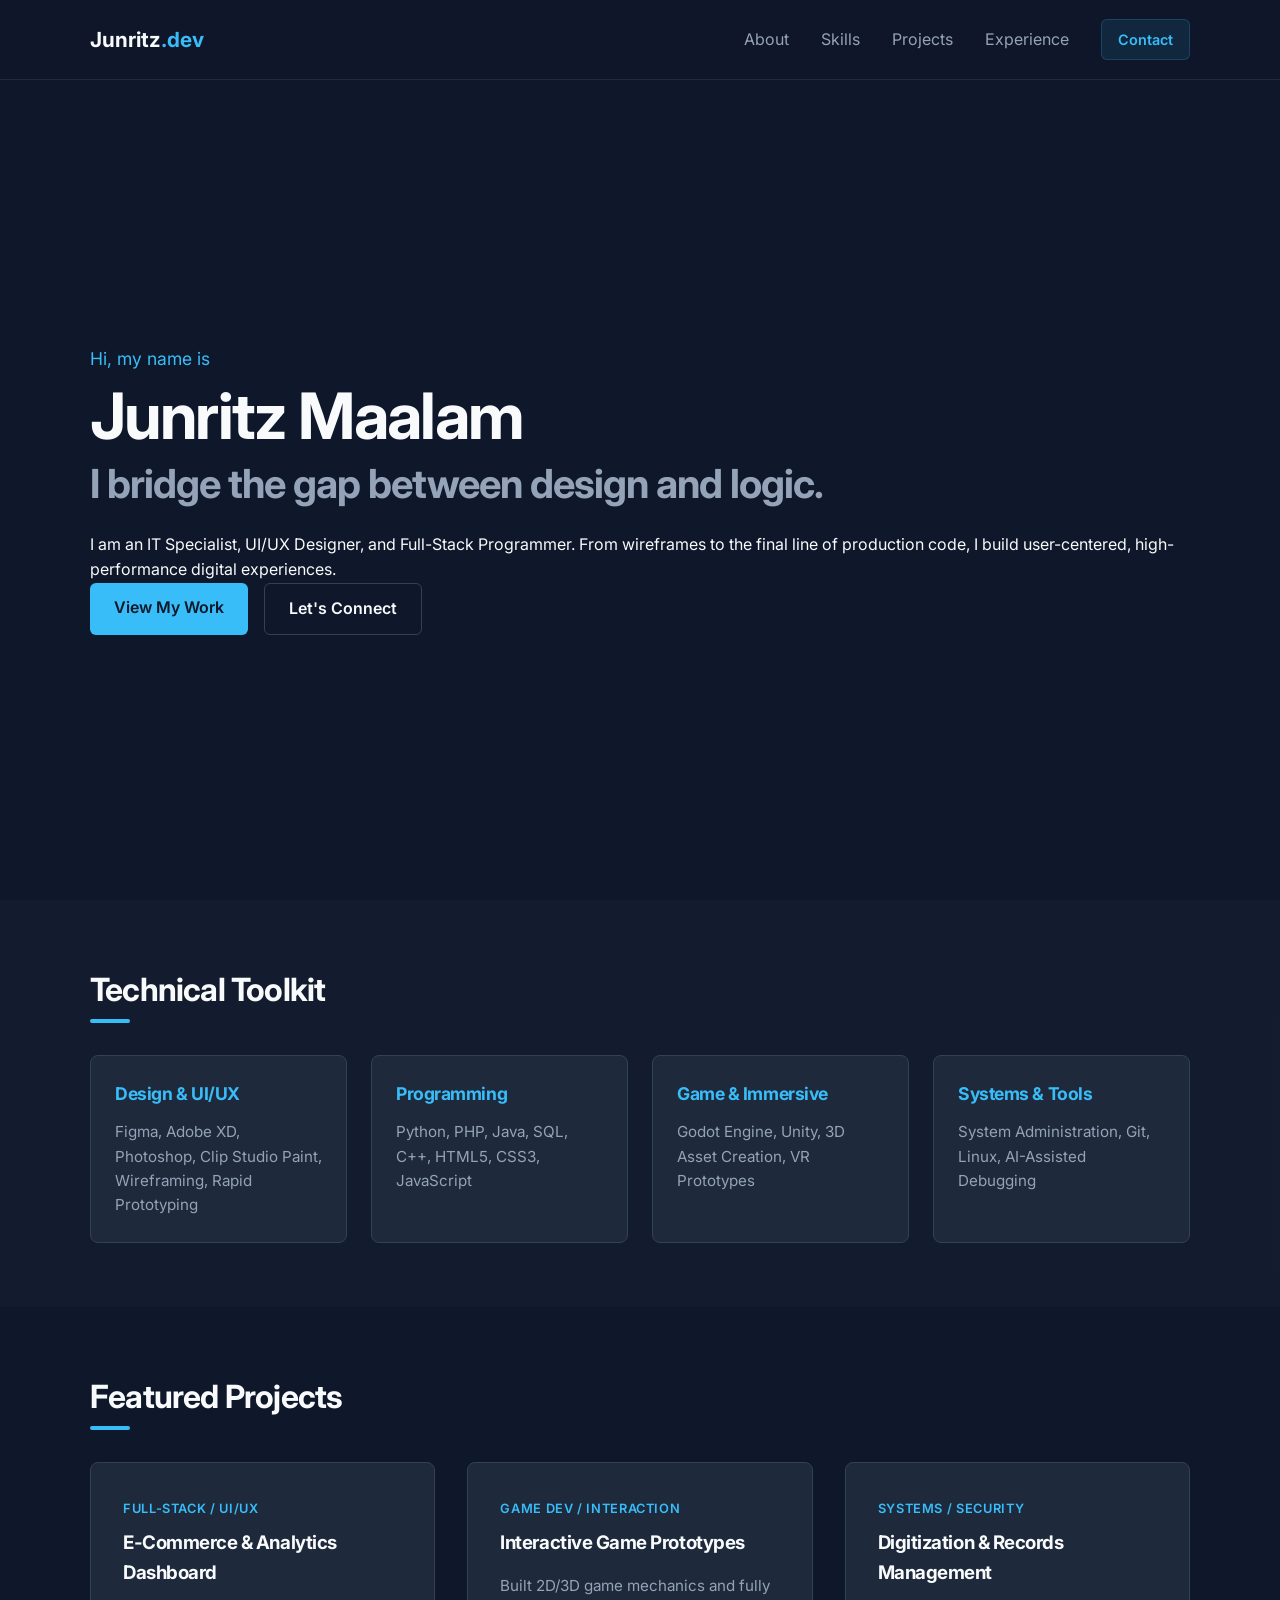
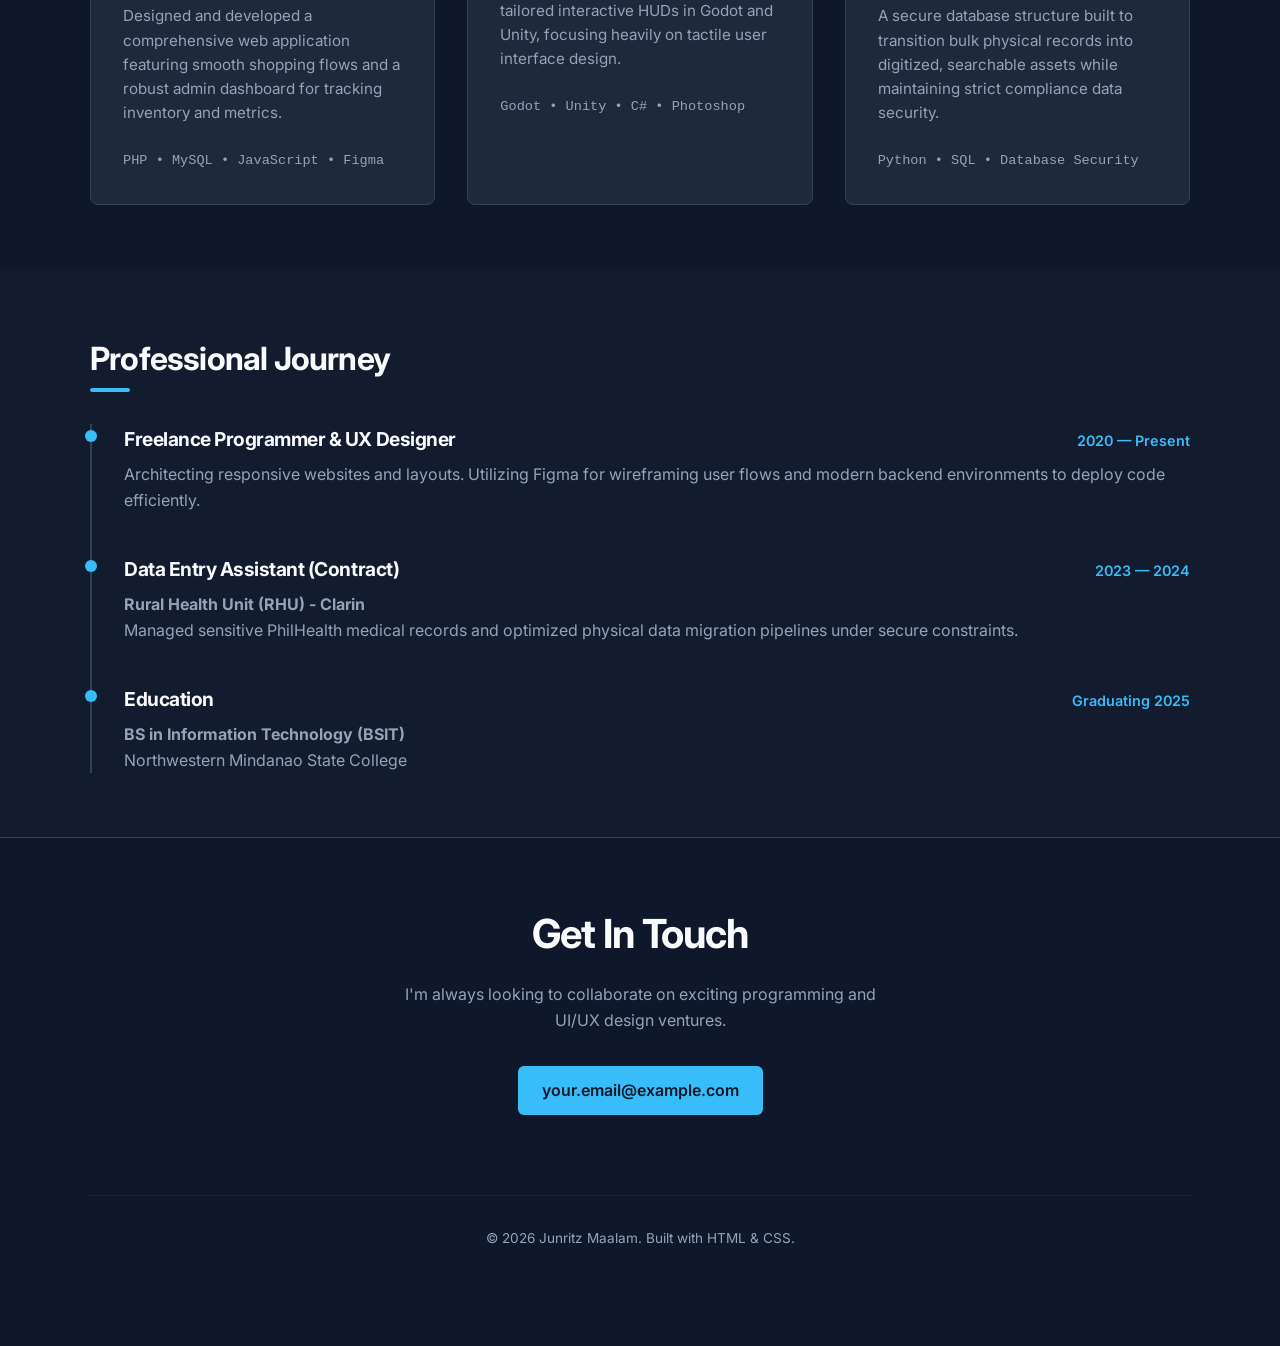
<file: Home/Index.html>
<!DOCTYPE html>
<html lang="en">
<head>
    <meta charset="UTF-8">
    <meta name="viewport" content="width=device-width, initial-scale=1.0">
    <title>Junritz Maalam | Portfolio</title>
    <link rel="stylesheet" href="style.css">
    <!-- Google Fonts for modern typography -->
    <link rel="preconnect" href="https://fonts.googleapis.com">
    <link rel="preconnect" href="https://fonts.gstatic.com" crossorigin>
    <link href="https://fonts.googleapis.com/css2?family=Inter:wght@300;400;600;700&display=swap" rel="stylesheet">
</head>
<body>

    <!-- Header / Navigation -->
    <header>
        <div class="container nav-container">
            <div class="logo">Junritz<span>.dev</span></div>
            <nav>
                <ul>
                    <li><a href="#about">About</a></li>
                    <li><a href="#skills">Skills</a></li>
                    <li><a href="#projects">Projects</a></li>
                    <li><a href="#experience">Experience</a></li>
                    <li><a href="#contact" class="btn-sm">Contact</a></li>
                </ul>
            </nav>
        </div>
    </header>

    <!-- Hero Section -->
    <section id="about" class="hero">
        <div class="container hero-content">
            <p class="subtitle">Hi, my name is</p>
            <h1>Junritz Maalam</h1>
            <h2>I bridge the gap between design and logic.</h2>
            <p class="bio">
                I am an IT Specialist, UI/UX Designer, and Full-Stack Programmer. From wireframes to the final line of production code, I build user-centered, high-performance digital experiences.
            </p>
            <div class="hero-buttons">
                <a href="#projects" class="btn-primary">View My Work</a>
                <a href="#contact" class="btn-secondary">Let's Connect</a>
            </div>
        </div>
    </section>

    <!-- Skills Section -->
    <section id="skills" class="skills-section">
        <div class="container">
            <h3 class="section-title">Technical Toolkit</h3>
            <div class="skills-grid">
                <div class="skill-card">
                    <h4>Design & UI/UX</h4>
                    <p>Figma, Adobe XD, Photoshop, Clip Studio Paint, Wireframing, Rapid Prototyping</p>
                </div>
                <div class="skill-card">
                    <h4>Programming</h4>
                    <p>Python, PHP, Java, SQL, C++, HTML5, CSS3, JavaScript</p>
                </div>
                <div class="skill-card">
                    <h4>Game & Immersive</h4>
                    <p>Godot Engine, Unity, 3D Asset Creation, VR Prototypes</p>
                </div>
                <div class="skill-card">
                    <h4>Systems & Tools</h4>
                    <p>System Administration, Git, Linux, AI-Assisted Debugging</p>
                </div>
            </div>
        </div>
    </section>

    <!-- Projects Section -->
    <section id="projects" class="projects-section">
        <div class="container">
            <h3 class="section-title">Featured Projects</h3>
            <div class="projects-grid">
                
                <!-- Project 1 -->
                <div class="project-card">
                    <div class="project-info">
                        <span class="project-tag">Full-Stack / UI/UX</span>
                        <h3>E-Commerce & Analytics Dashboard</h3>
                        <p>Designed and developed a comprehensive web application featuring smooth shopping flows and a robust admin dashboard for tracking inventory and metrics.</p>
                        <p class="tech-used">PHP &bull; MySQL &bull; JavaScript &bull; Figma</p>
                    </div>
                </div>

                <!-- Project 2 -->
                <div class="project-card">
                    <div class="project-info">
                        <span class="project-tag">Game Dev / Interaction</span>
                        <h3>Interactive Game Prototypes</h3>
                        <p>Built 2D/3D game mechanics and fully tailored interactive HUDs in Godot and Unity, focusing heavily on tactile user interface design.</p>
                        <p class="tech-used">Godot &bull; Unity &bull; C# &bull; Photoshop</p>
                    </div>
                </div>

                <!-- Project 3 -->
                <div class="project-card">
                    <div class="project-info">
                        <span class="project-tag">Systems / Security</span>
                        <h3>Digitization & Records Management</h3>
                        <p>A secure database structure built to transition bulk physical records into digitized, searchable assets while maintaining strict compliance data security.</p>
                        <p class="tech-used">Python &bull; SQL &bull; Database Security</p>
                    </div>
                </div>

            </div>
        </div>
    </section>

    <!-- Experience Section -->
    <section id="experience" class="exp-section">
        <div class="container">
            <h3 class="section-title">Professional Journey</h3>
            <div class="timeline">
                
                <div class="timeline-item">
                    <div class="time-meta">
                        <h4>Freelance Programmer & UX Designer</h4>
                        <span class="date">2020 — Present</span>
                    </div>
                    <p>Architecting responsive websites and layouts. Utilizing Figma for wireframing user flows and modern backend environments to deploy code efficiently.</p>
                </div>

                <div class="timeline-item">
                    <div class="time-meta">
                        <h4>Data Entry Assistant (Contract)</h4>
                        <span class="date">2023 — 2024</span>
                    </div>
                    <p><strong>Rural Health Unit (RHU) - Clarin</strong></p>
                    <p>Managed sensitive PhilHealth medical records and optimized physical data migration pipelines under secure constraints.</p>
                </div>

                <div class="timeline-item">
                    <div class="time-meta">
                        <h4>Education</h4>
                        <span class="date">Graduating 2025</span>
                    </div>
                    <p><strong>BS in Information Technology (BSIT)</strong><br>Northwestern Mindanao State College</p>
                </div>

            </div>
        </div>
    </section>

    <!-- Contact Footer -->
    <footer id="contact">
        <div class="container footer-content">
            <h3>Get In Touch</h3>
            <p>I'm always looking to collaborate on exciting programming and UI/UX design ventures.</p>
            <a href="mailto:your.email@example.com" class="btn-primary">your.email@example.com</a>
            
            <div class="footer-bottom">
                <p>&copy; 2026 Junritz Maalam. Built with HTML & CSS.</p>
            </div>
        </div>
    </footer>

</body>
</html>
</file>
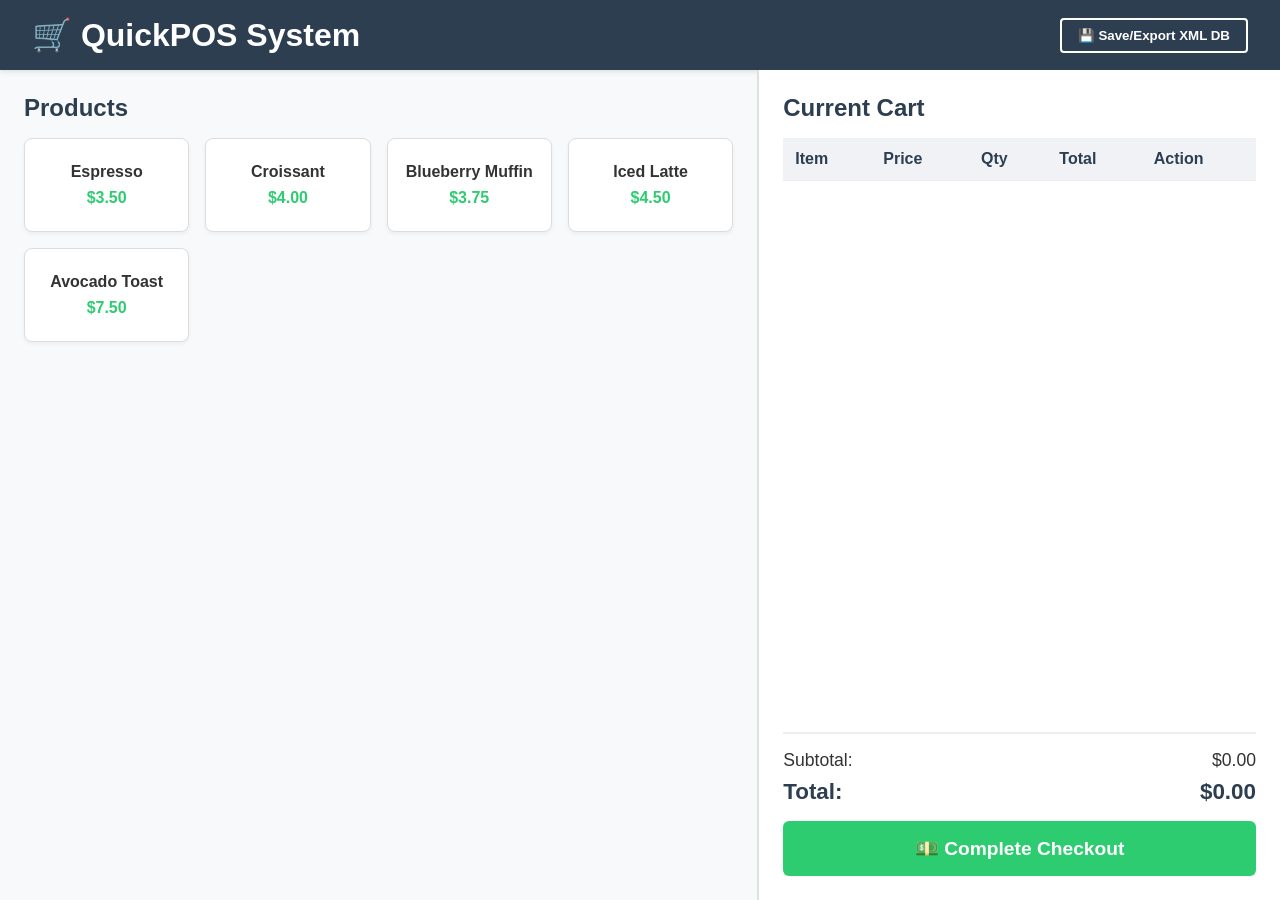
<file: POS/Index.html>
<!DOCTYPE html>
<html lang="en">
<head>
    <meta charset="UTF-8">
    <meta name="viewport" content="width=device-width, initial-scale=1.0">
    <title>Web POS System</title>
    <link rel="stylesheet" href="style.css">
</head>
<body>

    <header>
        <h1>🛒 QuickPOS System</h1>
        <button id="export-btn" onclick="exportXML()">💾 Save/Export XML DB</button>
    </header>

    <div class="pos-container">
        <section class="products-section">
            <h2>Products</h2>
            <div id="products-grid" class="products-grid">
                </div>
        </section>

        <section class="cart-section">
            <h2>Current Cart</h2>
            <div class="cart-table-wrapper">
                <table>
                    <thead>
                        <tr>
                            <th>Item</th>
                            <th>Price</th>
                            <th>Qty</th>
                            <th>Total</th>
                            <th>Action</th>
                        </tr>
                    </thead>
                    <tbody id="cart-items">
                        </tbody>
                </table>
            </div>

            <div class="cart-summary">
                <div class="summary-row">
                    <span>Subtotal:</span>
                    <span id="subtotal">$0.00</span>
                </div>
                <div class="summary-row total">
                    <span>Total:</span>
                    <span id="total">$0.00</span>
                </div>
                <button class="checkout-btn" onclick="checkout()">💵 Complete Checkout</button>
            </div>
        </section>
    </div>

    <script>
        // Inline XML database configuration (Initial State)
        const initialXmlData = `<?xml version="1.0" encoding="UTF-8"?>
<database>
    <products>
        <product>
            <id>101</id>
            <name>Espresso</name>
            <price>3.50</price>
            <category>Beverages</category>
        </product>
        <product>
            <id>102</id>
            <name>Croissant</name>
            <price>4.00</price>
            <category>Bakery</category>
        </product>
        <product>
            <id>103</id>
            <name>Blueberry Muffin</name>
            <price>3.75</price>
            <category>Bakery</category>
        </product>
        <product>
            <id>104</id>
            <name>Iced Latte</name>
            <price>4.50</price>
            <category>Beverages</category>
        </product>
        <product>
            <id>105</id>
            <name>Avocado Toast</name>
            <price>7.50</price>
            <category>Food</category>
        </product>
    </products>
</database>`;

        let xmlDoc;
        let cart = [];

        // Initialize POS and Load XML Data
        window.onload = function() {
            const parser = new DOMParser();
            xmlDoc = parser.parseFromString(initialXmlData, "text/xml");
            loadProducts();
        };

        // Render products from XML to the Grid
        function loadProducts() {
            const productsGrid = document.getElementById('products-grid');
            productsGrid.innerHTML = '';
            
            const products = xmlDoc.getElementsByTagName('product');
            
            for (let i = 0; i < products.length; i++) {
                const id = products[i].getElementsByTagName('id')[0].textContent;
                const name = products[i].getElementsByTagName('name')[0].textContent;
                const price = parseFloat(products[i].getElementsByTagName('price')[0].textContent);
                
                const productCard = document.createElement('div');
                productCard.className = 'product-card';
                productCard.onclick = () => addToCart(id, name, price);
                productCard.innerHTML = `
                    <h3>${name}</h3>
                    <p class="price">$${price.toFixed(2)}</p>
                `;
                productsGrid.appendChild(productCard);
            }
        }

        // Add item to Cart logic
        function addToCart(id, name, price) {
            const existingItem = cart.find(item => item.id === id);
            if (existingItem) {
                existingItem.quantity += 1;
            } else {
                cart.push({ id, name, price, quantity: 1 });
            }
            updateCartUI();
        }

        // Remove item from cart
        function removeFromCart(id) {
            cart = cart.filter(item => item.id !== id);
            updateCartUI();
        }

        // Update UI displays for cart and totals
        function updateCartUI() {
            const cartItemsContainer = document.getElementById('cart-items');
            cartItemsContainer.innerHTML = '';
            let subtotal = 0;

            cart.forEach(item => {
                const itemTotal = item.price * item.quantity;
                subtotal += itemTotal;

                const row = document.createElement('tr');
                row.innerHTML = `
                    <td>${item.name}</td>
                    <td>$${item.price.toFixed(2)}</td>
                    <td>${item.quantity}</td>
                    <td>$${itemTotal.toFixed(2)}</td>
                    <td><button class="delete-btn" onclick="removeFromCart('${item.id}')">❌</button></td>
                `;
                cartItemsContainer.appendChild(row);
            });

            document.getElementById('subtotal').textContent = `$${subtotal.toFixed(2)}`;
            document.getElementById('total').textContent = `$${subtotal.toFixed(2)}`;
        }

        // Handle checkout mock action
        function checkout() {
            if (cart.length === 0) {
                alert("Cart is empty!");
                return;
            }
            alert("🎯 Sale completed successfully!");
            cart = [];
            updateCartUI();
        }

        // Export/Download the current XML file structure
        function exportXML() {
            const serializer = new XMLSerializer();
            const xmlStr = serializer.serializeToString(xmlDoc);
            const blob = new Blob([xmlStr], { type: "text/xml" });
            const link = document.createElement("a");
            link.href = URL.createObjectURL(blob);
            link.download = "database.xml";
            link.click();
        }
    </script>
</body>
</html>
</file>
<file: Home/style.css>
/* --- Global Resets & Variables --- */
:root {
    --bg-color: #0f172a;
    --card-bg: #1e293b;
    --accent-color: #38bdf8;
    --accent-hover: #0ea5e9;
    --text-main: #f8fafc;
    --text-muted: #94a3b8;
    --border-color: #334155;
    --max-width: 1100px;
}

* {
    margin: 0;
    padding: 0;
    box-sizing: border-box;
}

html {
    scroll-behavior: smooth;
}

body {
    font-family: 'Inter', sans-serif;
    background-color: var(--bg-color);
    color: var(--text-main);
    line-height: 1.6;
}

.container {
    width: 90%;
    max-width: var(--max-width);
    margin: 0 auto;
    padding: 4rem 0;
}

/* --- Typography Helpers --- */
h1, h2, h3, h4 {
    font-weight: 700;
    letter-spacing: -0.025em;
}

.section-title {
    font-size: 2rem;
    margin-bottom: 2.5rem;
    position: relative;
    display: inline-block;
}

.section-title::after {
    content: '';
    position: absolute;
    left: 0;
    bottom: -8px;
    width: 40px;
    height: 4px;
    background-color: var(--accent-color);
    border-radius: 2px;
}

/* --- Buttons --- */
.btn-primary, .btn-secondary, .btn-sm {
    display: inline-block;
    text-decoration: none;
    padding: 0.75rem 1.5rem;
    border-radius: 6px;
    font-weight: 600;
    transition: all 0.2s ease;
    cursor: pointer;
}

.btn-primary {
    background-color: var(--accent-color);
    color: var(--bg-color);
}

.btn-primary:hover {
    background-color: var(--accent-hover);
    transform: translateY(-2px);
}

.btn-secondary {
    background-color: transparent;
    color: var(--text-main);
    border: 1px solid var(--border-color);
}

.btn-secondary:hover {
    background-color: rgba(255, 255, 255, 0.05);
    border-color: var(--text-muted);
}

.btn-sm {
    padding: 0.5rem 1rem;
    background-color: rgba(56, 189, 248, 0.1);
    color: var(--accent-color);
    border: 1px solid rgba(56, 189, 248, 0.2);
    font-size: 0.9rem;
}

.btn-sm:hover {
    background-color: var(--accent-color);
    color: var(--bg-color);
}

/* --- Navigation --- */
header {
    background-color: rgba(15, 23, 42, 0.8);
    backdrop-filter: blur(12px);
    position: fixed;
    top: 0;
    width: 100%;
    z-index: 1000;
    border-bottom: 1px solid rgba(51, 65, 85, 0.5);
}

.nav-container {
    padding: 1.2rem 0;
    display: flex;
    justify-content: space-between;
    align-items: center;
}

.logo {
    font-weight: 700;
    font-size: 1.3rem;
}

.logo span {
    color: var(--accent-color);
}

nav ul {
    display: flex;
    list-style: none;
    gap: 2rem;
    align-items: center;
}

nav ul a {
    text-decoration: none;
    color: var(--text-muted);
    font-weight: 400;
    transition: color 0.2s ease;
}

nav ul a:hover {
    color: var(--text-main);
}

/* --- Hero Section --- */
.hero {
    min-height: 100vh;
    display: flex;
    align-items: center;
    padding-top: 80px;
}

.hero-content .subtitle {
    color: var(--accent-color);
    font-size: 1.1rem;
    margin-bottom: 0.5rem;
}

.hero-content h1 {
    font-size: 4rem;
    line-height: 1.1;
    margin-bottom: 0.5rem;
}

.hero-content h2 {
    font-size: 2.5rem;
    color: var(--text-muted);
    line-height: 1.2;
    margin-bottom: 1.5rem;
}

.hero-content class .bio {
    max-width: 600px;
    font-size: 1.1rem;
    color: var(--text-muted);
    margin-bottom: 2.5rem;
}

.hero-buttons {
    display: flex;
    gap: 1rem;
}

/* --- Skills Section --- */
.skills-section {
    background-color: rgba(30, 41, 59, 0.3);
}

.skills-grid {
    display: grid;
    grid-template-columns: repeat(auto-fit, minmax(220px, 1fr));
    gap: 1.5rem;
}

.skill-card {
    background-color: var(--card-bg);
    border: 1px solid var(--border-color);
    padding: 1.5rem;
    border-radius: 8px;
}

.skill-card h4 {
    color: var(--accent-color);
    margin-bottom: 0.75rem;
    font-size: 1.1rem;
}

.skill-card p {
    color: var(--text-muted);
    font-size: 0.95rem;
}

/* --- Projects Section --- */
.projects-grid {
    display: grid;
    grid-template-columns: repeat(auto-fit, minmax(300px, 1fr));
    gap: 2rem;
}

.project-card {
    background-color: var(--card-bg);
    border: 1px solid var(--border-color);
    border-radius: 8px;
    overflow: hidden;
    display: flex;
    flex-direction: column;
    transition: transform 0.2s ease, border-color 0.2s ease;
}

.project-card:hover {
    transform: translateY(-4px);
    border-color: var(--accent-color);
}

.project-info {
    padding: 2rem;
}

.project-tag {
    font-size: 0.8rem;
    text-transform: uppercase;
    color: var(--accent-color);
    letter-spacing: 0.05em;
    font-weight: 600;
}

.project-info h3 {
    margin: 0.5rem 0 1rem 0;
}

.project-info p {
    color: var(--text-muted);
    font-size: 0.95rem;
    margin-bottom: 1.5rem;
}

.tech-used {
    font-family: monospace;
    color: var(--text-muted);
    font-size: 0.85rem !important;
    margin-bottom: 0 !important;
}

/* --- Experience Section --- */
.exp-section {
    background-color: rgba(30, 41, 59, 0.3);
}

.timeline {
    border-left: 2px solid var(--border-color);
    padding-left: 2rem;
    display: flex;
    flex-direction: column;
    gap: 2.5rem;
}

.timeline-item {
    position: relative;
}

.timeline-item::before {
    content: '';
    position: absolute;
    left: calc(-2rem - 7px);
    top: 6px;
    width: 12px;
    height: 12px;
    background-color: var(--accent-color);
    border-radius: 50%;
}

.time-meta {
    display: flex;
    justify-content: space-between;
    align-items: baseline;
    flex-wrap: wrap;
    margin-bottom: 0.5rem;
}

.time-meta h4 {
    font-size: 1.2rem;
}

.time-meta .date {
    color: var(--accent-color);
    font-weight: 600;
    font-size: 0.9rem;
}

.timeline-item p {
    color: var(--text-muted);
}

/* --- Footer & Contact --- */
footer {
    border-top: 1px solid var(--border-color);
    text-align: center;
}

.footer-content h3 {
    font-size: 2.5rem;
    margin-bottom: 1rem;
}

.footer-content p {
    color: var(--text-muted);
    max-width: 500px;
    margin: 0 auto 2rem auto;
}

.footer-bottom {
    margin-top: 5rem;
    padding-top: 2rem;
    border-top: 1px solid rgba(51, 65, 85, 0.3);
    color: var(--text-muted);
    font-size: 0.85rem;
}

/* --- Responsive Adjustments --- */
@media (max-width: 768px) {
    .hero-content h1 { font-size: 2.8rem; }
    .hero-content h2 { font-size: 1.8rem; }
    nav ul { display: none; } /* Quick fix for mobile navigation scaling */
    .time-meta { flex-direction: column; gap: 0.25rem; }
}
</file>
<file: POS/style.css>
:root {
    --primary: #2c3e50;
    --accent: #2ecc71;
    --danger: #e74c3c;
    --bg: #f8f9fa;
    --surface: #ffffff;
    --text: #333333;
}

* {
    box-sizing: border-box;
    margin: 0;
    padding: 0;
    font-family: 'Segoe UI', Tahoma, Geneva, Verdana, sans-serif;
}

body {
    background-color: var(--bg);
    color: var(--text);
    display: flex;
    flex-direction: column;
    height: 100vh;
}

header {
    background-color: var(--primary);
    color: white;
    padding: 1rem 2rem;
    display: flex;
    justify-content: space-between;
    align-items: center;
    box-shadow: 0 2px 5px rgba(0,0,0,0.1);
}

#export-btn {
    background-color: transparent;
    border: 2px solid white;
    color: white;
    padding: 0.5rem 1rem;
    border-radius: 4px;
    cursor: pointer;
    font-weight: bold;
    transition: 0.2s;
}

#export-btn:hover {
    background-color: white;
    color: var(--primary);
}

.pos-container {
    display: flex;
    flex: 1;
    overflow: hidden;
}

.products-section {
    flex: 3;
    padding: 1.5rem;
    overflow-y: auto;
    border-right: 2px solid #e0e0e0;
}

.products-section h2, .cart-section h2 {
    margin-bottom: 1rem;
    color: var(--primary);
}

.products-grid {
    display: grid;
    grid-template-columns: repeat(auto-fill, minmax(140px, 1fr));
    gap: 1rem;
}

.product-card {
    background: var(--surface);
    border: 1px solid #ddd;
    border-radius: 8px;
    padding: 1.5rem 1rem;
    text-align: center;
    cursor: pointer;
    box-shadow: 0 2px 4px rgba(0,0,0,0.05);
    transition: transform 0.1s, box-shadow 0.1s;
}

.product-card:hover {
    transform: translateY(-2px);
    box-shadow: 0 4px 8px rgba(0,0,0,0.1);
    border-color: var(--accent);
}

.product-card h3 {
    font-size: 1rem;
    margin-bottom: 0.5rem;
}

.product-card .price {
    font-weight: bold;
    color: var(--accent);
}

.cart-section {
    flex: 2;
    padding: 1.5rem;
    background: var(--surface);
    display: flex;
    flex-direction: column;
    justify-content: space-between;
}

.cart-table-wrapper {
    flex: 1;
    overflow-y: auto;
    margin-bottom: 1rem;
}

table {
    width: 100%;
    border-collapse: collapse;
    text-align: left;
}

th, td {
    padding: 0.75rem;
    border-bottom: 1px solid #eee;
}

th {
    background-color: #f1f2f6;
    color: var(--primary);
}

.delete-btn {
    background: none;
    border: none;
    cursor: pointer;
    font-size: 1rem;
}

.cart-summary {
    border-top: 2px solid #eee;
    padding-top: 1rem;
}

.summary-row {
    display: flex;
    justify-content: space-between;
    margin-bottom: 0.5rem;
    font-size: 1.1rem;
}

.summary-row.total {
    font-size: 1.4rem;
    font-weight: bold;
    color: var(--primary);
    margin-bottom: 1rem;
}

.checkout-btn {
    width: 100%;
    background-color: var(--accent);
    color: white;
    border: none;
    padding: 1rem;
    border-radius: 6px;
    font-size: 1.2rem;
    font-weight: bold;
    cursor: pointer;
    transition: background 0.2s;
}

.checkout-btn:hover {
    background-color: #27ae60;
}
</file>
